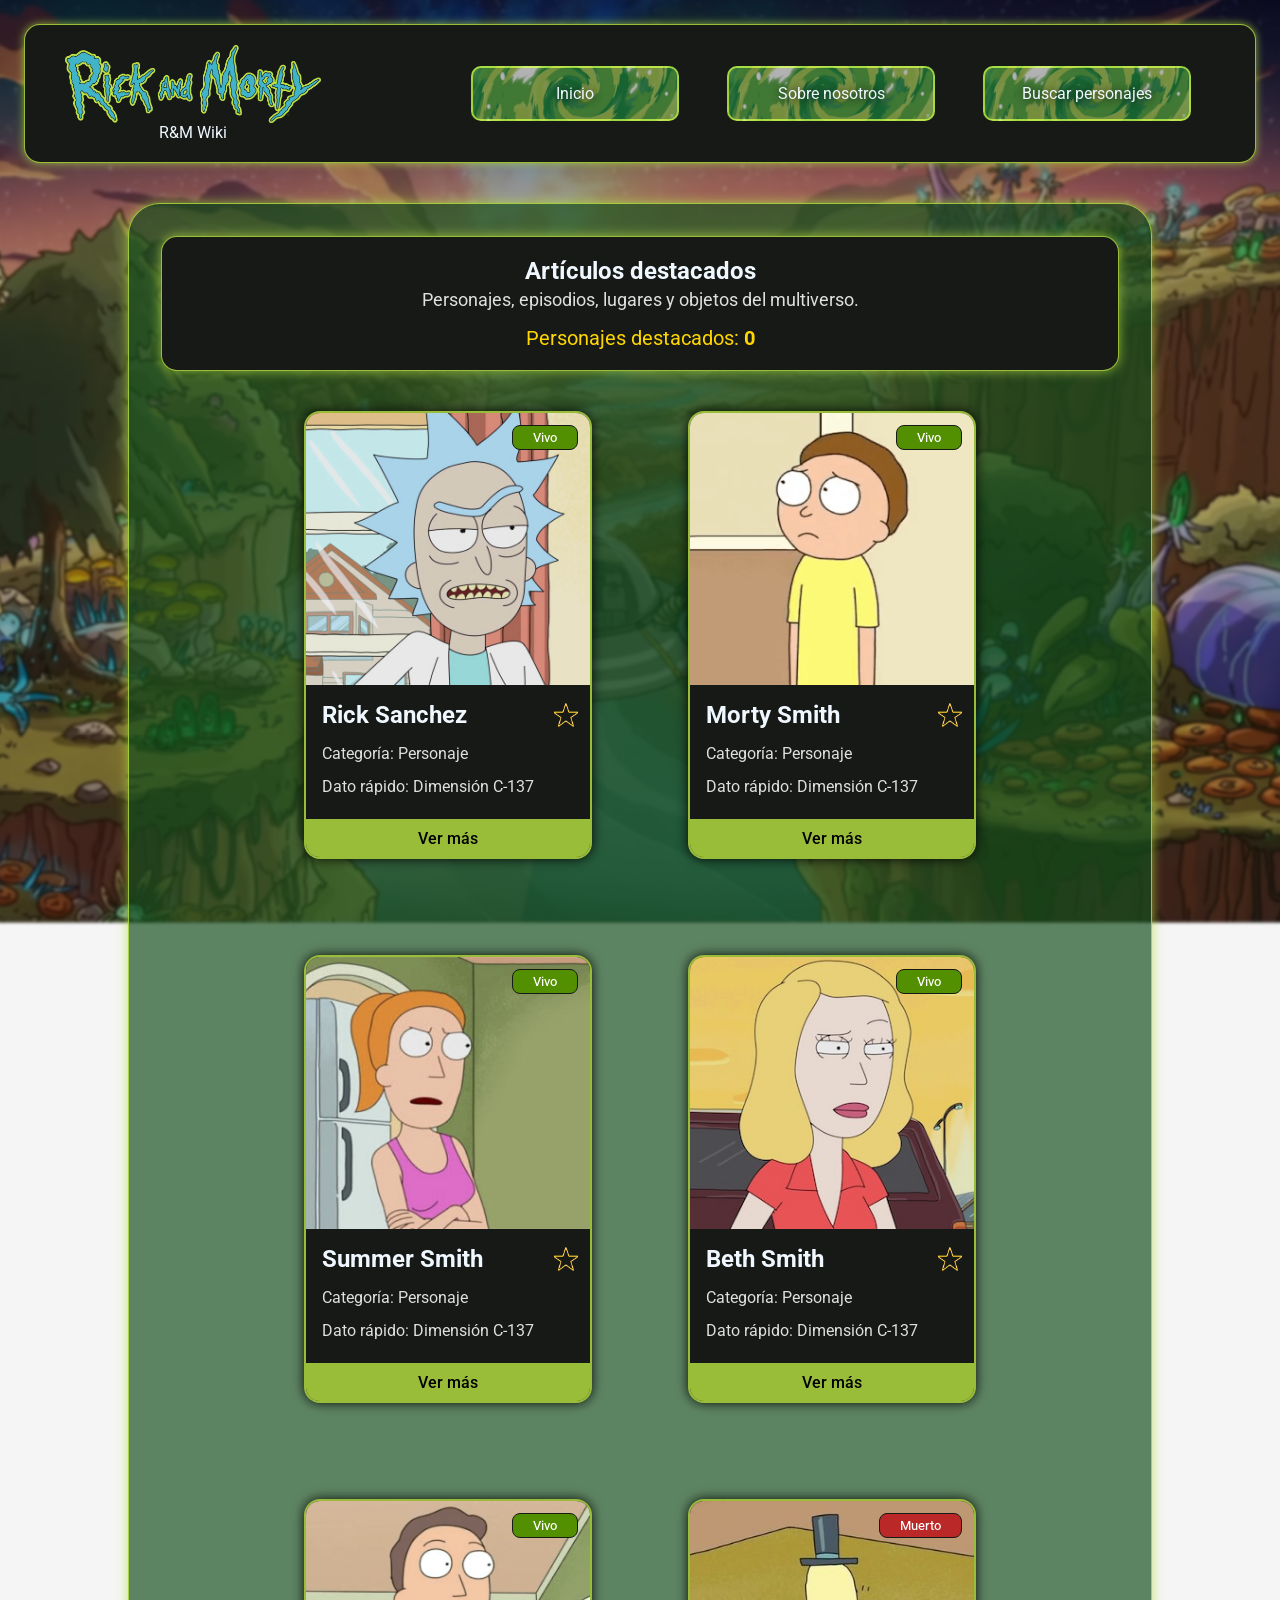
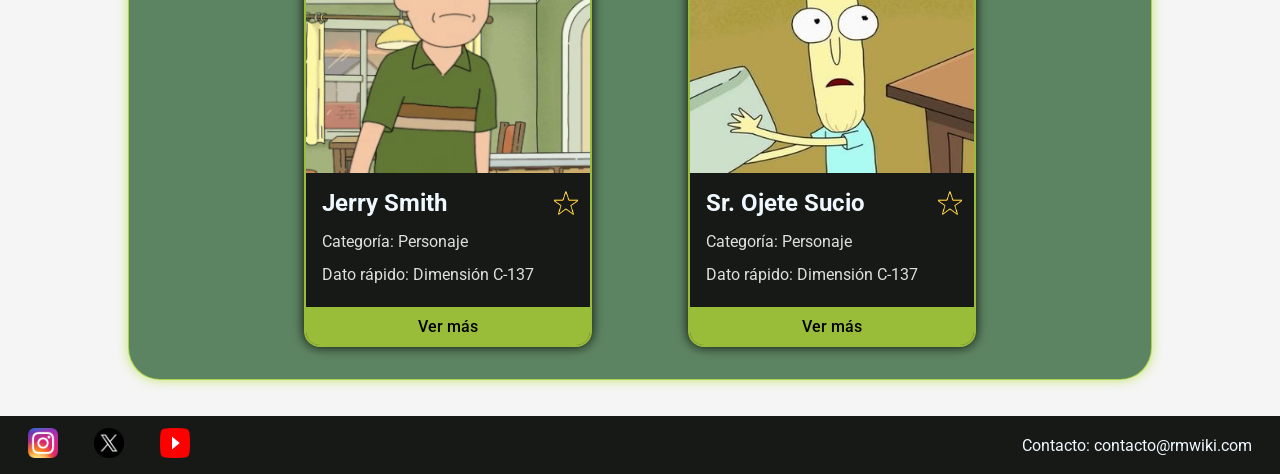
<file: index.html>
<!doctype html>
<html lang="es">

<head>
  <meta charset="utf-8" />
  <meta name="viewport" content="width=device-width, initial-scale=1" />
  <title>R&M Wiki | Inicio</title>
  <link rel="stylesheet" href="css/styles.css" />

  <link rel="preconnect" href="https://fonts.googleapis.com">
  <link rel="preconnect" href="https://fonts.gstatic.com" crossorigin>
  <link href="https://fonts.googleapis.com/css2?family=Roboto:wght@300;400;500;700&display=swap" rel="stylesheet">
</head>

<body>
  <header class="site-header">
    <a class="brand" href="index.html">
      <img class="brand__logo" src="media/logo.png">
      <span class="brand__name">R&M Wiki</span>
    </a>

    <nav class="site-nav">
      <a class="site-nav__link" href="index.html">Inicio</a>
      <a class="site-nav__link" href="sobre_nosotros.html">Sobre nosotros</a>
      <a class="site-nav__link" href="buscar_personaje.html">Buscar personajes</a>
    </nav>
  </header>

  <main class="container">
    <section class="page-hero">
      <h1 class="page-hero__title">Artículos destacados</h1>
      <p class="page-hero__subtitle">Personajes, episodios, lugares y objetos del multiverso.</p>
      <p class="contador">Personajes destacados: <strong id="contador-favoritos">0</strong></p>
    </section>

    <section class="grid">
      <!-- TARJETA (1 ejemplo). Duplicar hasta tener 5 -->
      <article class="card">
        <div class="card_header">
          <img class="card__img" src="../media/1.jpeg" alt="Imagen del artículo" />
          <p class="etiqueta vivo">Vivo</p>
        </div>

        <div class="card__body">

          <div class="card_body_header">
            <h2 class="card__title">Rick Sanchez</h2>
            <button class="btn-favo" type="button"></button>
          </div>
          <p class=" card__meta">Categoría: Personaje</p>
          <p class="card__meta">Dato rápido: Dimensión C-137</p>

          <a class="btn__detalle btn" href="detalle.html" data-id="1">Ver más</a>
        </div>
      </article>

      <article class="card">
        <div class="card_header">
          <img class="card__img" src="../media/2.png" alt="Imagen del artículo" />
          <p class="etiqueta vivo">Vivo</p>
        </div>

        <div class="card__body">

          <div class="card_body_header">
            <h2 class="card__title">Morty Smith</h2>
            <button class="btn-favo" type="button"></button>
          </div>

          <p class="card__meta">Categoría: Personaje</p>
          <p class="card__meta">Dato rápido: Dimensión C-137</p>

          <a class="btn__detalle btn" href="detalle.html" data-id="2">Ver más</a>
        </div>
      </article>

      <article class="card">
        <div class="card_header">
          <img class="card__img" src="../media/3.jpeg" alt="Imagen del artículo" />
          <p class="etiqueta vivo">Vivo</p>
        </div>
        <div class="card__body">

          <div class="card_body_header">
            <h2 class="card__title">Summer Smith</h2>
            <button class="btn-favo" type="button"></button>
          </div>
          <p class="card__meta">Categoría: Personaje</p>
          <p class="card__meta">Dato rápido: Dimensión C-137</p>

          <a class="btn__detalle btn" href="detalle.html" data-id="3">Ver más</a>
        </div>
      </article>

      <article class="card">
        <div class="card_header">
          <img class="card__img" src="../media/4.jpeg" alt="Imagen del artículo" />
          <p class="etiqueta vivo">Vivo</p>
        </div>
        <div class="card__body">

          <div class="card_body_header">
            <h2 class="card__title">Beth Smith</h2>
            <button class="btn-favo" type="button"></button>
          </div>
          <p class="card__meta">Categoría: Personaje</p>
          <p class="card__meta">Dato rápido: Dimensión C-137</p>

          <a class="btn__detalle btn" href="detalle.html" data-id="4">Ver más</a>
        </div>
      </article>

      <article class="card">
        <div class="card_header">
          <img class="card__img" src="../media/5.png" alt="Imagen del artículo" />
          <p class="etiqueta vivo">Vivo</p>
        </div>

        <div class="card__body">

          <div class="card_body_header">
            <h2 class="card__title">Jerry Smith</h2>
            <button class="btn-favo" type="button"></button>
          </div>
          <p class="card__meta">Categoría: Personaje</p>
          <p class="card__meta">Dato rápido: Dimensión C-137</p>

          <a class="btn__detalle btn" href="detalle.html" data-id="5">Ver más</a>
        </div>
      </article>

      <article class="card">
        <div class="card_header">
          <img class="card__img" src="../media/6.jpg" alt="Imagen del artículo" />
          <p class="etiqueta muerto">Muerto</p>
        </div>

        <div class="card__body">

          <div class="card_body_header">
            <h2 class="card__title">Sr. Ojete Sucio</h2>
            <button class="btn-favo" type="button"></button>
          </div>
          <p class="card__meta">Categoría: Personaje</p>
          <p class="card__meta">Dato rápido: Dimensión C-137</p>

          <a class="btn__detalle btn" href="detalle.html" data-id="6">Ver más</a>
        </div>
      </article>
    </section>
  </main>

  <footer class="site-footer">
    <div class="site-footer__links">
      <a href="https://instagram.com/rmwiki" class="site-footer__link">
        <img src="media/instagram.png" alt="Instagram">
      </a>
      <a href="#" class="site-footer__link">
        <img src="media/x.png" alt="X">
      </a>
      <a href="https://youtube.com/rmwiki" class="site-footer__link">
        <img src="media/youtube.png" alt="YouTube">
      </a>
    </div>
    <a class="site-footer__text" href="mailto:contacto@rmwiki.com">Contacto: contacto@rmwiki.com</a>
  </footer>
  <script src="script.js"></script>

</body>

</html>
</file>
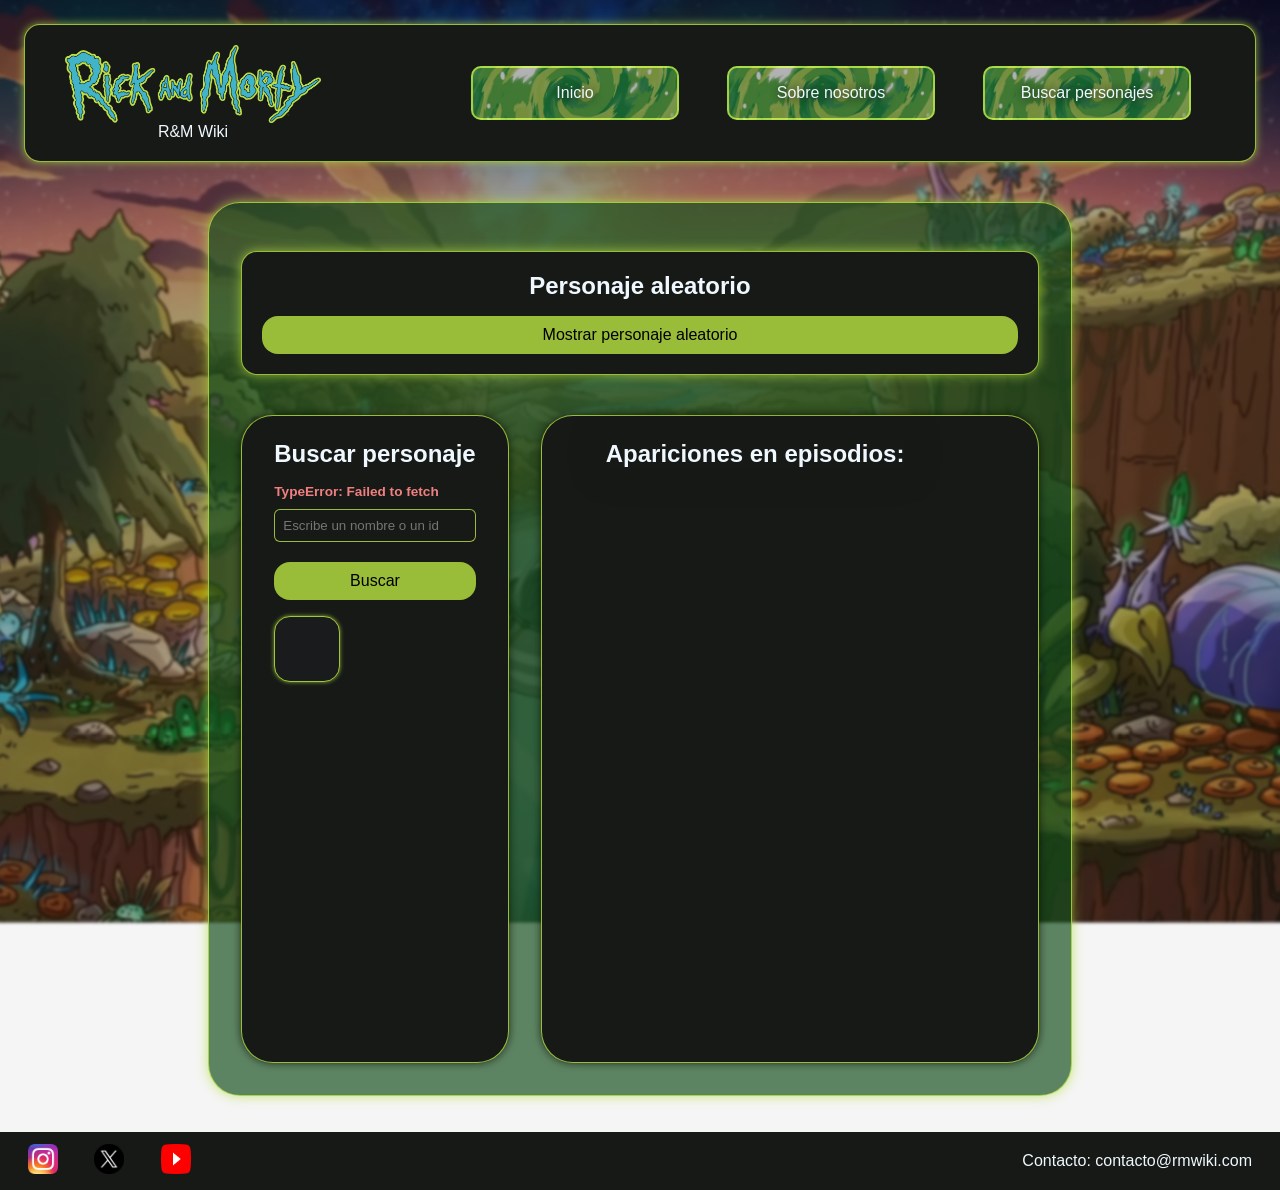
<file: buscar_personaje.html>
<!DOCTYPE html>
<html lang="es">

<head>
    <meta charset="UTF-8">
    <meta name="viewport" content="width=device-width, initial-scale=1.0">
    <title>Buscar personajes | R&M Wiki</title>
    <link rel="stylesheet" href="../css/styles.css">
    <script src="script.js" defer></script>
</head>

<body>
    <header class="site-header">
        <a class="brand" href="index.html">
            <img class="brand__logo" src="media/logo.png">
            <span class="brand__name">R&M Wiki</span>
        </a>

        <nav class="site-nav">
            <a class="site-nav__link" href="index.html">Inicio</a>
            <a class="site-nav__link" href="sobre_nosotros.html">Sobre nosotros</a>
            <a class="site-nav__link" href="buscar_personaje.html">Buscar personajes</a>
        </nav>
    </header>

    <main>
        <div class="container container__busqueda container__encogido">
            <section class="page-hero aleatorio">
                <h2>Personaje aleatorio</h2>
                <button class="boton__largo" id="btn-aleatorio">Mostrar personaje aleatorio</button>

                <div id="resultado-aleatorio"></div>
                <p id="error-aleatorio"></p>
            </section>

            <div class="buscador">
                <section class="busqueda">
                    <h2>Buscar personaje</h2>
                    <form class="estilo__barra form" id="busqueda-form">
                        <p id="error-busqueda">ASDSADSA</p>
                        <input type="text" id="personaje-input" placeholder="Escribe un nombre o un id">
                        <button class="boton__largo" id="btn-buscar">Buscar</button>
                    </form>

                    <div class="busqueda__info" id="personaje-info">
                        <div id="resultado-busqueda"></div>
                    </div>
                </section>

                <div class="busqueda episodios">
                    <section class="episodios">
                        <h2>Apariciones en episodios: </h2>
                        <div id="resultado-episodios"></div>
                    </section>
                </div>
            </div>
        </div>
    </main>

    <footer class="site-footer">
        <div class="site-footer__links">
            <a href="https://instagram.com/rmwiki" class="site-footer__link">
                <img src="media/instagram.png" alt="Instagram">
            </a>
            <a href="#" class="site-footer__link">
                <img src="media/x.png" alt="X">
            </a>
            <a href="https://youtube.com/rmwiki" class="site-footer__link">
                <img src="media/youtube.png" alt="YouTube">
            </a>
        </div>
        <a class="site-footer__text" href="mailto:contacto@rmwiki.com">Contacto: contacto@rmwiki.com</a>
    </footer>
</body>

</html>
</file>
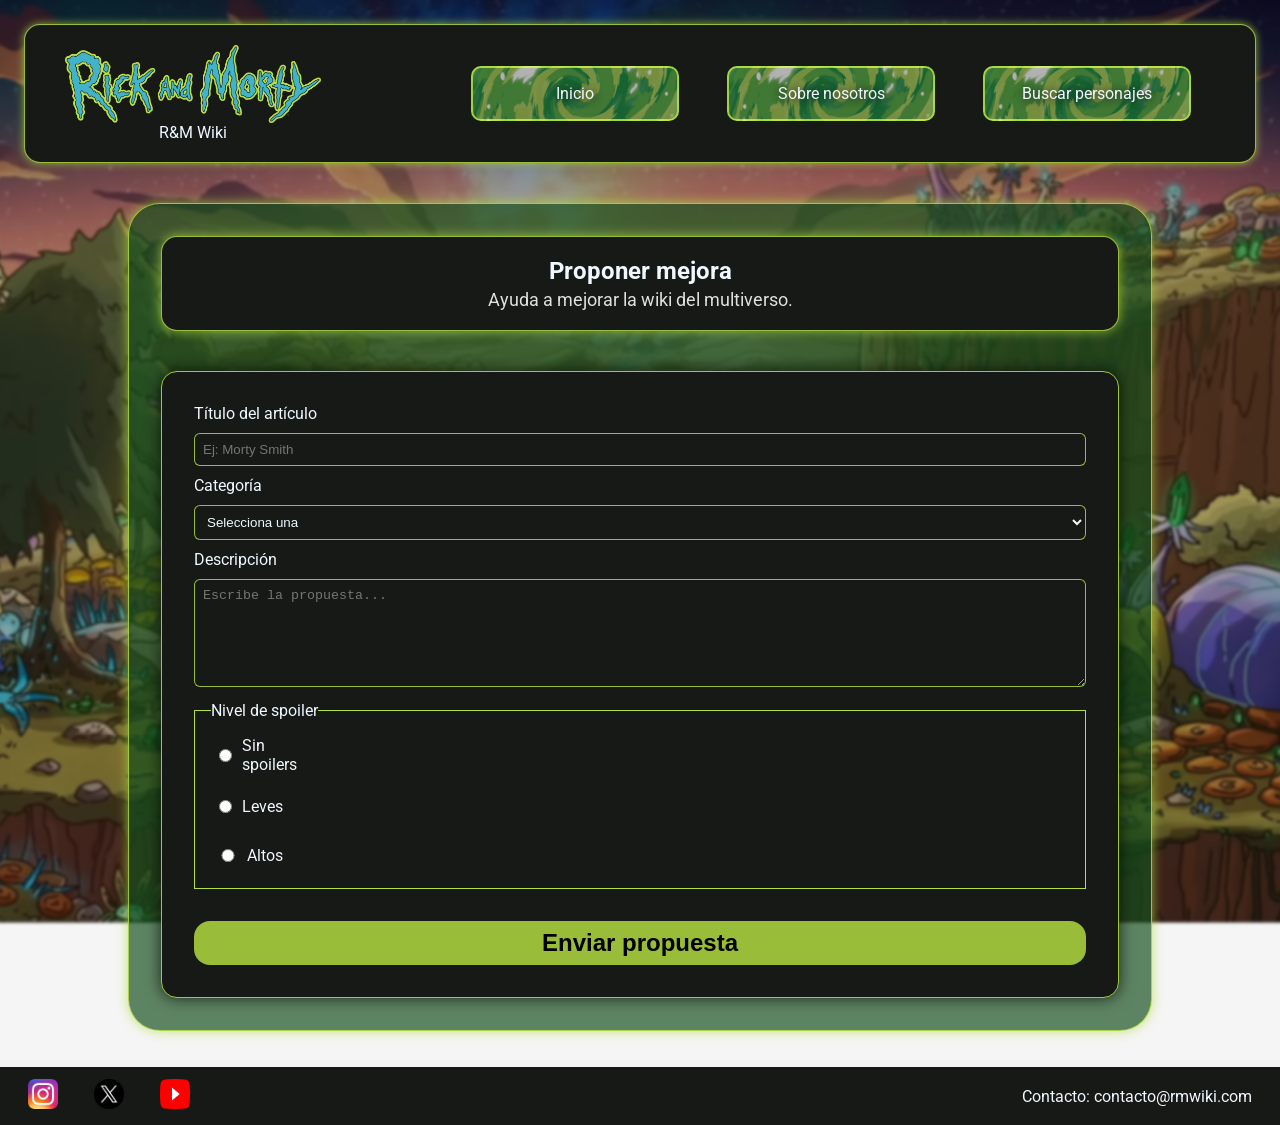
<file: contribuir.html>
<!doctype html>
<html lang="es">

<head>
  <meta charset="utf-8" />
  <meta name="viewport" content="width=device-width, initial-scale=1" />
  <title>R&M Wiki | Inicio</title>
  <link rel="stylesheet" href="css/styles.css" />

  <link rel="preconnect" href="https://fonts.googleapis.com">
  <link rel="preconnect" href="https://fonts.gstatic.com" crossorigin>
  <link href="https://fonts.googleapis.com/css2?family=Roboto:wght@300;400;500;700&display=swap" rel="stylesheet">
</head>

<body>
  <header class="site-header">
    <a class="brand" href="index.html">
      <img class="brand__logo" src="media/logo.png">
      <span class="brand__name">R&M Wiki</span>
    </a>

    <nav class="site-nav">
      <a class="site-nav__link" href="index.html">Inicio</a>
      <a class="site-nav__link" href="sobre_nosotros.html">Sobre nosotros</a>
      <a class="site-nav__link" href="buscar_personaje.html">Buscar personajes</a>
    </nav>
  </header>

  <main class="container">
    <section class="page-hero">
      <h1 class="page-hero__title">Proponer mejora</h1>
      <p class="page-hero__subtitle">Ayuda a mejorar la wiki del multiverso.</p>
    </section>

    <div class="contribuir">
      <form class="form" action="#" method="post">
        <label class="form__field">
          <span class="form__label">Título del artículo</span>
          <input class="form__input" type="text" name="titulo" placeholder="Ej: Morty Smith" />
        </label>

        <label class="form__field">
          <span class="form__label">Categoría</span>
          <select class="form__select" name="categoria">
            <option value="">Selecciona una</option>
            <option>Personaje</option>
            <option>Episodio</option>
            <option>Lugar</option>
            <option>Objeto</option>
          </select>
        </label>

        <label class="form__field">
          <span class="form__label">Descripción</span>
          <textarea class="form__textarea" name="descripcion" rows="6" placeholder="Escribe la propuesta..."></textarea>
        </label>

        <fieldset class="form__fieldset">
          <legend class="form__legend">Nivel de spoiler</legend>
          <label class="form__radio">
            <input type="radio" name="spoiler" />
            <span>Sin spoilers</span>
          </label>
          <label class="form__radio">
            <input type="radio" name="spoiler" />
            <span>Leves</span>
          </label>
          <label class="form__radio">
            <input type="radio" name="spoiler" />
            <span>Altos</span>
          </label>
        </fieldset>

        <button class="btn_form" type="submit">Enviar propuesta</button>
      </form>
    </div>
  </main>

  <footer class="site-footer">
    <div class="site-footer__links">
      <a href="https://instagram.com/rmwiki" class="site-footer__link">
        <img src="media/instagram.png" alt="Instagram">
      </a>
      <a href="#" class="site-footer__link">
        <img src="media/x.png" alt="X">
      </a>
      <a href="https://youtube.com/rmwiki" class="site-footer__link">
        <img src="media/youtube.png" alt="YouTube">
      </a>
    </div>
    <a class="site-footer__text" href="mailto:contacto@rmwiki.com">Contacto: contacto@rmwiki.com</a>
  </footer>
</body>

</html>
</file>
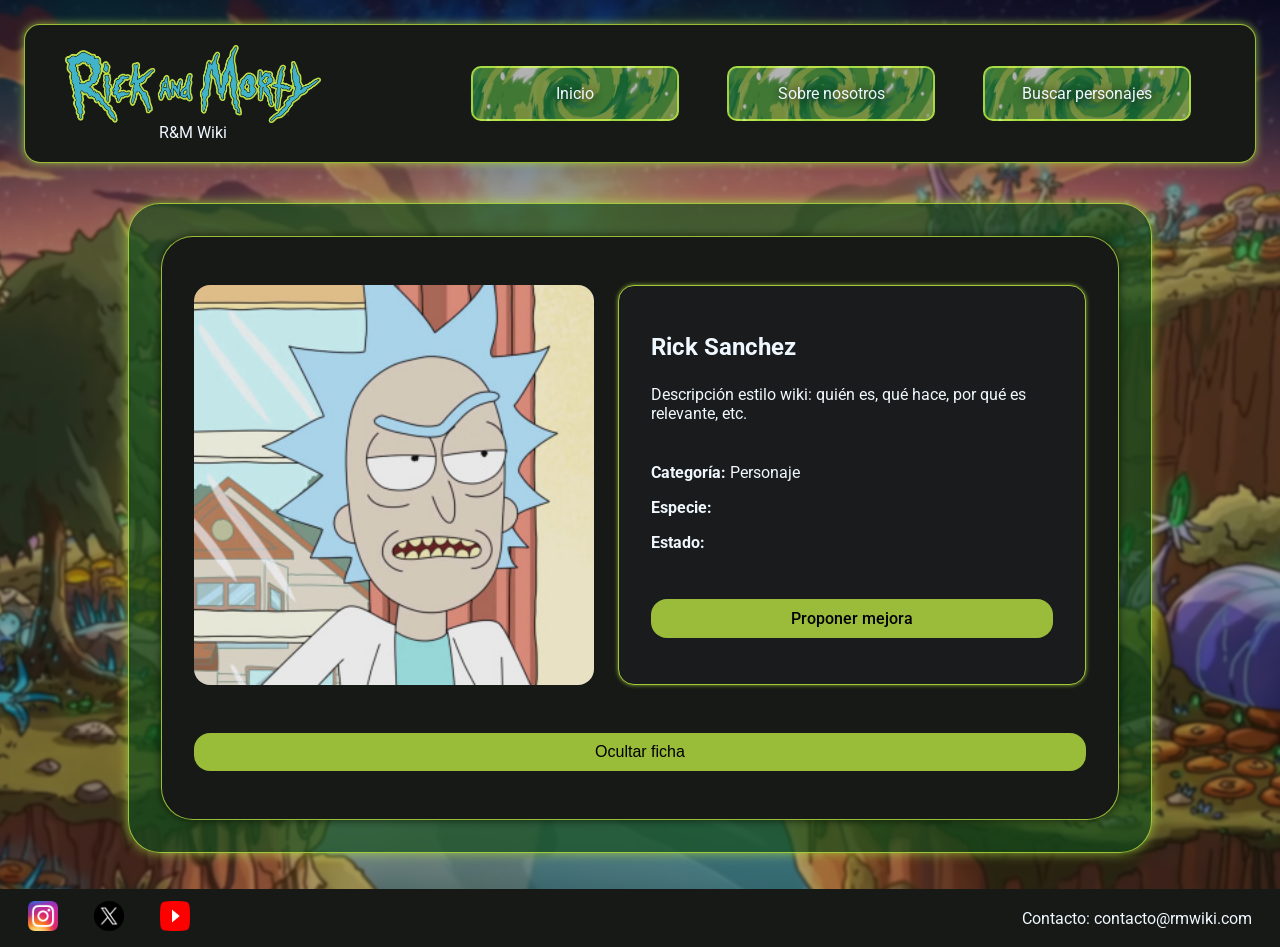
<file: detalle.html>
<!doctype html>
<html lang="es">

<head>
  <meta charset="utf-8" />
  <meta name="viewport" content="width=device-width, initial-scale=1" />
  <title>R&M Wiki | Inicio</title>
  <link rel="stylesheet" href="css/styles.css" />

  <link rel="preconnect" href="https://fonts.googleapis.com">
  <link rel="preconnect" href="https://fonts.gstatic.com" crossorigin>
  <link href="https://fonts.googleapis.com/css2?family=Roboto:wght@300;400;500;700&display=swap" rel="stylesheet">
</head>

<body>
  <header class="site-header">
    <a class="brand" href="index.html">
      <img class="brand__logo" src="media/logo.png">
      <span class="brand__name">R&M Wiki</span>
    </a>

    <nav class="site-nav">
      <a class="site-nav__link" href="index.html">Inicio</a>
      <a class="site-nav__link" href="sobre_nosotros.html">Sobre nosotros</a>
      <a class="site-nav__link" href="buscar_personaje.html">Buscar personajes</a>
    </nav>
  </header>

  <main>
    <div class="container">
      <article class="detail">

        <div class="detail__top">
          <img class="detail__img" id="imagen-personaje" src="../media/1.jpeg" alt="Imagen del artículo" />
          <div class="detail__info">
            <h1 class="detail__title" id="nombre-personaje">Rick Sanchez</h1>
            <p class="detail__desc" id="descripcion-personaje">
              Descripción estilo wiki: quién es, qué hace, por qué es relevante, etc.
            </p>

            <ul class="detail__facts">
              <li><strong>Categoría:</strong> Personaje</li>
              <li><strong>Especie:</strong> <span id="especie-personaje"></span></li>
              <li><strong>Estado:</strong> <span id="estado-personaje"></span></li>
            </ul>

            <a class="btn__proponer" href="contribuir.html">Proponer mejora</a>
          </div>
        </div>

        <button class="boton__largo" id="boton_esconder">Ocultar ficha</button>
      </article>
    </div>
  </main>

  <footer class="site-footer">
    <div class="site-footer__links">
      <a href="https://instagram.com/rmwiki" class="site-footer__link">
        <img src="media/instagram.png" alt="Instagram">
      </a>
      <a href="#" class="site-footer__link">
        <img src="media/x.png" alt="X">
      </a>
      <a href="https://youtube.com/rmwiki" class="site-footer__link">
        <img src="media/youtube.png" alt="YouTube">
      </a>
    </div>
    <a class="site-footer__text" href="mailto:contacto@rmwiki.com">Contacto: contacto@rmwiki.com</a>
  </footer>
  <script src="script.js"></script>

</body>

</html>
</file>
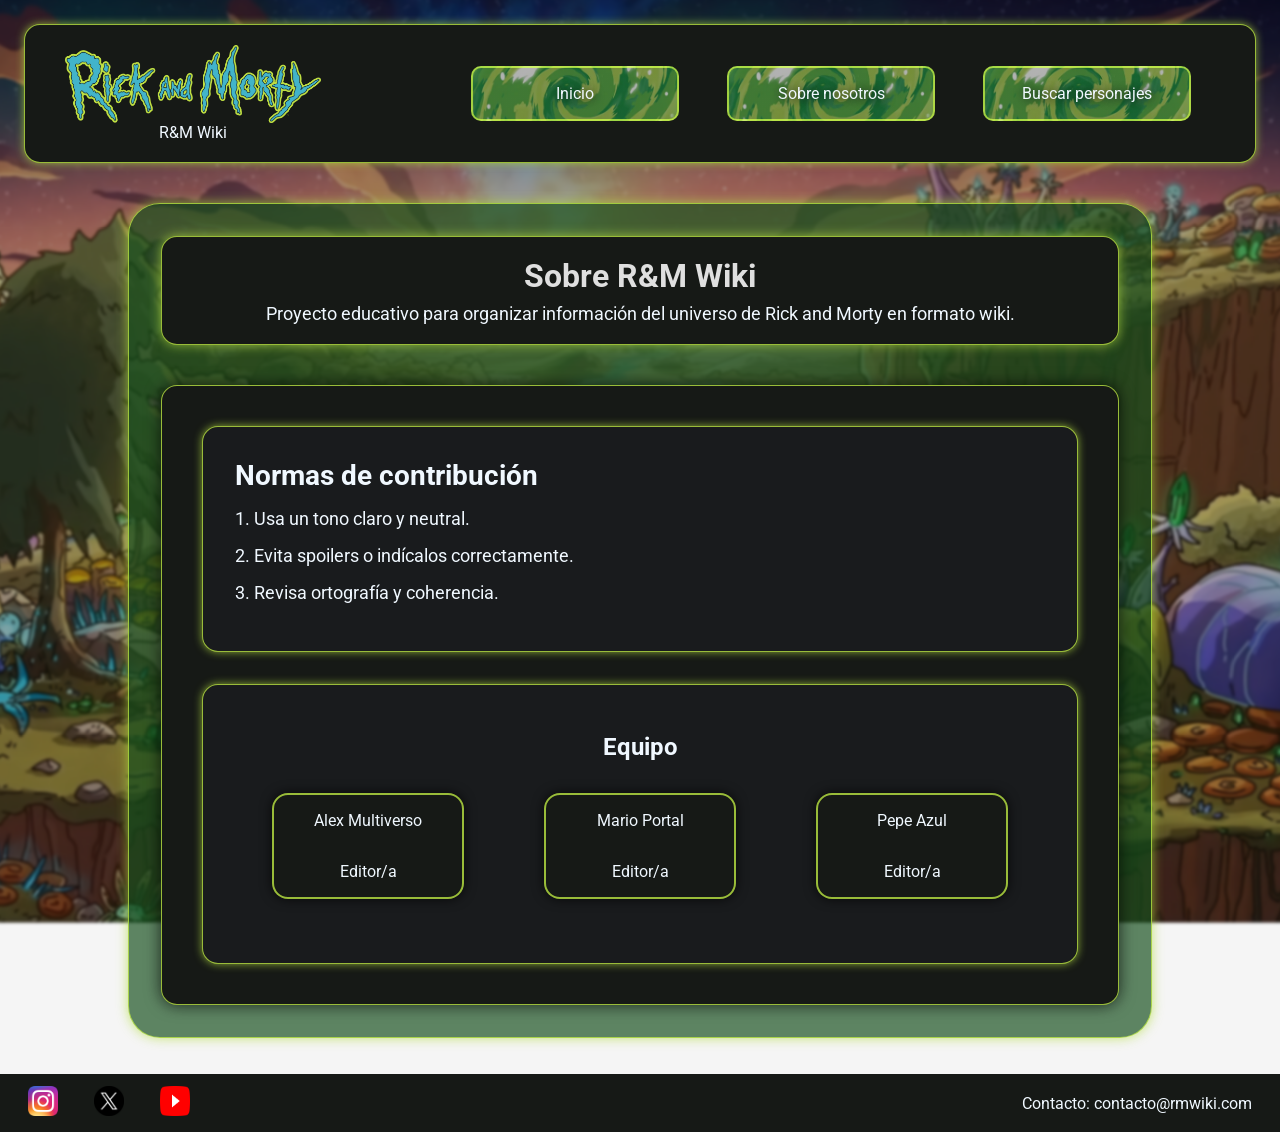
<file: sobre_nosotros.html>
<!doctype html>
<html lang="es">

<head>
  <meta charset="utf-8" />
  <meta name="viewport" content="width=device-width, initial-scale=1" />
  <title>R&M Wiki | Inicio</title>
  <link rel="stylesheet" href="css/styles.css" />

  <link rel="preconnect" href="https://fonts.googleapis.com">
  <link rel="preconnect" href="https://fonts.gstatic.com" crossorigin>
  <link href="https://fonts.googleapis.com/css2?family=Roboto:wght@300;400;500;700&display=swap" rel="stylesheet">
</head>

<body>
  <header class="site-header">
    <a class="brand" href="index.html">
      <img class="brand__logo" src="media/logo.png">
      <span class="brand__name">R&M Wiki</span>
    </a>

    <nav class="site-nav">
      <a class="site-nav__link" href="index.html">Inicio</a>
      <a class="site-nav__link" href="sobre_nosotros.html">Sobre nosotros</a>
      <a class="site-nav__link" href="buscar_personaje.html">Buscar personajes</a>
    </nav>
  </header>

  <main class="container">
    <div class="page-hero">
      <h1 class="about__title">Sobre R&M Wiki</h1>
      <p class="about__text">
        Proyecto educativo para organizar información del universo de Rick and Morty en formato wiki.
      </p>
    </div>
    <section class="about">

      <div></div>
      <ul class="about__list">
        <h2 class="about__subtitle">Normas de contribución</h2>
        <ol>
          <li>Usa un tono claro y neutral.</li>
          <li>Evita spoilers o indícalos correctamente.</li>
          <li>Revisa ortografía y coherencia.</li>
        </ol>
      </ul>

      <div class="team">
        <h2 class="about__subtitle">Equipo</h2>
        <!-- 1 miembro ejemplo (duplicar si se quiere) -->
        <div class="team__members">
          <div class="team__member">
            <p class="team__name">Alex Multiverso</p>
            <p class="team__role">Editor/a</p>
          </div>
          <div class="team__member">
            <p class="team__name">Mario Portal</p>
            <p class="team__role">Editor/a</p>
          </div>
          <div class="team__member">
            <p class="team__name">Pepe Azul</p>
            <p class="team__role">Editor/a</p>
          </div>
        </div>
      </div>
    </section>
  </main>

  <footer class="site-footer">
    <div class="site-footer__links">
      <a href="https://instagram.com/rmwiki" class="site-footer__link">
        <img src="media/instagram.png" alt="Instagram">
      </a>
      <a href="#" class="site-footer__link">
        <img src="media/x.png" alt="X">
      </a>
      <a href="https://youtube.com/rmwiki" class="site-footer__link">
        <img src="media/youtube.png" alt="YouTube">
      </a>
    </div>
    <a class="site-footer__text" href="mailto:contacto@rmwiki.com">Contacto: contacto@rmwiki.com</a>
  </footer>
</body>

</html>
</file>
<file: css/styles.css>
/* =========================
    ESTILOS GENERALES
   ========================= */

* {
  margin: 0;
  padding: 0;
  box-sizing: border-box;

  scrollbar-color: #619f2b63 lightgreen;
}

body {
  display: flex;
  flex-direction: column;

  font-family: 'Roboto', sans-serif;
  background: #f5f5f5;
  color: aliceblue;
}

body::before {
  content: "";
  position: fixed;
  inset: 0;
  z-index: -1;

  background-image: linear-gradient(rgba(0, 0, 0, 0.35), rgba(0, 0, 0, 0.35)),
    url("../media/bg-2.jpg");

  background-size: cover;
  background-position: center;

  filter: blur(1.5px);
  transform: scale(1.05);
}

html,
body {
  height: 100%;
}

main {
  flex: 1;
}

.container {
  width: 80%;
  margin: 1rem auto;
  background-color: #154e1dad;
  border: 0.1rem solid #bfeb44c6;

  /* box-shadow: 0px 0px 4rem #000000; */
  box-shadow: 0px 0px 0.75rem #b4de42bc;

  border-radius: 2rem;
  padding: 2rem;
}

.container__encogido {
  width: fit-content;
}

/* =========================
    HEADER / MENU
   ========================= */
.site-header {
  display: flex;
  justify-content: space-between;
  align-items: center;

  background-color: #161916;
  color: aliceblue;

  margin: 1.5rem;
  padding: 1.25rem 2.5rem;

  border: 0.1rem solid #bfeb44c6;
  box-shadow: 0px 0px 0.5rem #b4de42bc;
  border-radius: 1rem;
}

.brand {
  display: flex;
  flex-direction: column;
  justify-content: center;
  align-items: center;
  text-decoration: none;
  color: aliceblue;
}

.brand__logo:hover {
  animation: animacionGiro 2s infinite alternate ease-in-out;

}

.brand__logo {
  width: 16rem;
}

.site-nav {
  display: flex;
  flex-direction: row;

  color: aliceblue;
  text-decoration: none;
}

.site-nav a {
  display: flex;
  justify-content: center;

  padding: 1rem 2rem;
  margin-inline: 1.5rem;
  width: 13rem;

  background-image:
    linear-gradient(rgba(0, 0, 0, 0.3), rgba(0, 0, 0, 0.3)),
    url("../media/portal.png");
  background-size: 16rem;
  background-position: center;
  background-repeat: no-repeat;

  border: 0.15rem solid #bfeb44c6;
  border-radius: 10px;

  color: aliceblue;

  text-decoration: none;
  text-shadow: 1px 1px 10px #161916;

  transition: transform 0.15s ease, background-size 0.6s ease;
}

.site-nav a:hover {
  box-shadow: 0px 0px 0.5rem #b4de42;

  background-size: 22rem;
  transform: scale(1.05);
}

.site-nav a:active {
  background-size: 15rem;
  transform: scale(1);
}

/* =========================
    INDEX (tarjetas)
   ========================= */
.page-hero {
  display: flex;
  flex-direction: column;
  align-items: center;

  color: aliceblue;
  background-color: #161916;

  border: 0.1rem solid #bfeb44c6;
  box-shadow: 0px 0px 0.75rem #b4de42bc;

  border-radius: 1rem;

  padding: 1.25rem;
  margin-bottom: 2.5rem;
}

.page-hero__subtitle {
  font-size: 1.15rem;
  margin-top: 0.25rem;
  color: rgba(255, 255, 255, 0.861);
}

.contador {
  margin-top: 1rem;
  font-size: 1.25rem;
  color: gold;
}

.grid {
  display: flex;
  flex-wrap: wrap;
  justify-content: center;

  gap: 6rem;
}

.card {
  display: flex;
  overflow: hidden;
  flex-direction: column;

  background: #161916;
  color: aliceblue;

  border: 0.15rem solid #bfeb44c6;
  border-radius: 1rem;
  box-shadow: 0px 0px 0.75rem #000000e8;

  width: 18rem;
  height: 28rem;

  transition: transform 0.3s ease;
}

.card:hover {
  animation: animacionFlotando 0.75s infinite alternate ease-in-out;
}

.card_header {
  display: flex;
  flex-wrap: wrap;
  flex-direction: column;
  align-items: flex-end;
}

.card img {
  width: 100%;
  height: 17rem;

  transition: transform 0.3s ease;
  margin-bottom: 0.25rem;
}

.card h2 {
  margin-inline: 0.25rem;
}

.card:hover img {
  transform: translateY(-14px) scale(1.1);
}

.card__meta {
  line-height: 25px;
  margin-bottom: 0.5rem;
  margin-inline: 1rem;

  color: rgba(255, 255, 255, 0.861);
}

.btn {
  display: flex;
  justify-content: center;

  margin-top: 1.25rem;
  padding: 10px 18px;

  background-color: #bfeb44c6;
  color: black;

  text-decoration: none;
  font-weight: 500;

  border: none;

  transition: background-color 0.2s ease, transform 0.15s ease;
}

.btn:hover {
  background-color: #c2ee48;
  box-shadow: 0px 0px 0.5rem #a0c735;

  transform: translateY(-3px) scale(1.05);

  font-weight: 600;
}

.btn:active {
  transform: translateY(0px);
}

.card:has(.btn:hover) {
  border-color: #c2ee48;
  box-shadow: 0px 0px 0.5rem #a0c735;
}

.etiqueta {
  position: absolute;

  margin: 0.75rem;
  padding: 0.25rem 1.25rem;

  font-weight: 450;

  color: #ffffff;
  border: #161916 1px solid;
  border-radius: 0.5rem;

  font-size: small;
}

.vivo {
  background-color: #529001;

}

.muerto {
  background-color: #bb2828;
}

.card_body_header {
  display: flex;
  flex-direction: row;
  justify-content: space-between;
  align-items: center;

  margin: 0.75rem 0.75rem;

}

@keyframes animacionFlotando {
  to {
    transform: translateY(-5px);
  }
}

@keyframes animacionGiro {
  from {
    transform: rotate(0deg);
  }

  50% {
    transform: rotate(-2deg) scale(1.03);
  }

  to {
    transform: rotate(0deg);
  }
}

.tarjeta-favorito:has(.btn:hover) {
  border-color: gold;
  box-shadow: 0px 0px 0.5rem gold;
}

.tarjeta-favorito {
  border: 0.15rem solid gold;
  box-shadow: 0px 0px 0.25rem gold;
}

.tarjeta-favorito h2 {
  color: gold;
}

.tarjeta-favorito .btn {
  background-color: gold;
}

.btn-favo {
  padding: 0.75rem;

  background: url("../media/fav-icon.png");
  background-size: contain;
  background-repeat: no-repeat;
  background-position: center;

  text-decoration: none;
  font-weight: 500;

  border: none;

  background-size: cover;
}

.btn__detalle {
  transition: all 0.15s;
}

.btn__detalle:hover {
  font-size: large;
  transform: translateY(-3px) scale(1.01);
}

/* =========================
    DETALLE
   ========================= */

.detail {
  display: flex;
  flex-direction: column;
  gap: 3rem;

  min-height: auto;

  border: 0.1rem solid #bfeb44c6;
  box-shadow: 0px 0px 0.5rem #070901bc;

  height: 100%;

  border-radius: 2rem;
  background-color: #161916;
  padding: 3rem 2rem;
}

.detail__encogido {
  width: fit-content;
}

.detail__top {
  display: flex;
  gap: 1.5rem;
}

.detail__info {
  display: flex;
  flex-direction: column;
  justify-content: space-evenly;

  background-color: #191b1d;

  width: 100%;
  padding: 2rem;

  border-radius: 1rem;

  border: #a0c735 1px solid;
  box-shadow: 0px 0px 0.25rem #b4de42bc;

  color: aliceblue;
}

.detail__esconder {
  display: none;
}

.detail img {
  width: 25rem;
  height: 25rem;
  border-radius: 1rem;
}

.detail h1 {
  margin-bottom: 10px;
}

.detail ul {
  margin-top: 10px;

  list-style: none;
}

.btn__proponer {
  display: flex;
  justify-content: center;

  padding: 10px 18px;
  margin-top: 1rem;

  background-color: #bfeb44c6;
  color: black;

  text-decoration: none;
  font-weight: 500;

  border-radius: 16px;
  border: none;

  transition: background-color 0.2s ease, transform 0.15s ease;
}

.btn__proponer:hover {
  background-color: #c2ee48;
  box-shadow: 0px 0px 0.5rem #a0c735;

  transform: translateY(-3px);

  font-weight: 500;
}

.btn__proponer:active {
  transform: translateY(0);
}

.boton__largo {
  display: flex;
  justify-content: center;

  padding: 10px 18px;

  width: 100%;

  background-color: #bfeb44c6;
  color: black;

  text-decoration: none;
  font-size: 1rem;

  border-radius: 16px;
  border: none;

  transition: background-color 0.2s ease, transform 0.15s ease;
}

.boton__largo:hover {
  background-color: #c2ee48;
  box-shadow: 0px 0px 0.5rem #a0c735;

  transform: translateY(-3px);

  font-weight: 600;
}

.boton__largo:active {
  transform: translateY(0px);
}

/* =========================
    CONTRIBUIR (formulario)
   ========================= */
.contribuir {
  display: flex;
  flex-direction: column;
  justify-content: space-between;

  background-color: #161916;
  border: 0.1rem solid #bfeb44c6;

  padding: 2rem;

  border: #a0c735 1px solid;
  border-radius: 1rem;
  box-shadow: 0px 0px 1rem #000000be;

  color: aliceblue;
}

.form input,
.form select,
.form textarea {
  padding: 8px;
  margin: 10px 0px;
  width: 100%;

  background-color: #161916;
  color: aliceblue;

  border: 1px solid #bfeb44c6;
  border-radius: 6px;
}

.form input:focus,
.form select:focus,
.form textarea:focus {
  outline: none;
  border: 1px solid #bfeb44;
  box-shadow: 0 0 6px #bfeb44;
}

.form__radio {
  display: flex;
  align-items: center;
  gap: 10px;
  margin: 1rem 1.5rem;

  width: 4rem;
}

.form__fieldset {
  border: #b4de42 1px solid;
}

.form__legend {
  margin-left: 1rem;
}

.btn_form {
  display: flex;
  justify-content: center;
  align-items: center;

  width: 100%;
  height: 2.75rem;
  margin-top: 2rem;


  background-color: #bfeb44c6;
  color: black;

  text-decoration: none;
  font-size: 1.5rem;
  font-weight: 600;

  border-radius: 16px;
  border: none;

  transition: background-color 0.2s ease, transform 0.2s ease;
}

.btn_form:hover {
  background-color: #c2ee48;
  box-shadow: 0px 0px 0.5rem #a0c735;

  transform: translateY(-5px);

}

.btn_form:active {
  transform: translateY(0);
}

/* =========================
    SOBRE NOSOTROS
   ========================= */

.about {
  display: flex;
  flex-direction: column;
  align-items: center;
  justify-content: space-between;

  background-color: #161916;
  border: 0.1rem solid #bfeb44c6;

  padding: 2.5rem;

  border-radius: 1rem;
  box-shadow: 0px 0px 1rem #000000be;

  color: aliceblue;
}

.about__text {
  font-size: 1.15rem;
}

.about__title {
  margin-bottom: 0.5rem;
  color: rgba(255, 255, 255, 0.861);
}

.about__list {
  padding: 2rem;
  width: 100%;

  font-size: 1.15rem;

  background-color: #191b1d;
  box-shadow: 0px 0px 0.5rem #b4de42bc;

  border: 0.1rem solid #bfeb44c6;
  border-radius: 1rem;
}

.about__list ol {
  list-style-type: decimal;
  list-style-position: inside;
}

li {
  margin-block: 1rem;
}

.team {
  display: flex;
  flex-direction: column;
  align-items: center;

  padding: 3rem 1rem;
  margin-top: 2rem;

  width: 100%;
  height: 100%;

  background-color: #191b1d;
  box-shadow: 0px 0px 0.5rem #b4de42bc;

  border: 0.1rem solid #bfeb44c6;
  border-radius: 1rem;
}

.about__subtitle {
  margin-bottom: 1rem;
}

.team__members {
  display: flex;
  flex-wrap: wrap;
  flex-direction: row;
  justify-content: center;
  gap: 5rem;
  margin: 1rem;
  animation: animacionFlotando 1s infinite alternate linear;
}

.team__member {
  display: flex;
  flex-direction: column;
  align-items: center;

  width: 12rem;

  background: #161916;

  border: 0.15rem solid #bfeb44c6;
  box-shadow: 0px 0px 0.75rem #000000bc;

  border-radius: 1rem;
}

.about p {
  margin: 1rem;
}

/* =========================
    BUSCAR PERSONAJES
   ========================= */

.busqueda {
  display: flex;
  flex-direction: column;
  gap: 1rem;

  border: 0.1rem solid #bfeb44c6;
  box-shadow: 0px 0px 0.5rem #070901bc;

  height: 40.5rem;

  border-radius: 2rem;
  background-color: #161916;
  padding: 1.5rem 2rem;
}

.busqueda__titulo {
  text-align: center;
  white-space: nowrap;
}

.busqueda__imagen {
  margin: 1rem;
  height: 15rem;
  width: 15rem;
}

.busqueda__info {
  display: flex;
  flex-direction: column;
  justify-content: space-evenly;
  align-items: center;

  background-color: #191b1d;

  width: fit-content;
  min-width: auto;
  padding: 2rem;
  gap: 0.25rem;

  border-radius: 1rem;

  border: #a0c735 1px solid;
  box-shadow: 0px 0px 0.25rem #b4de42bc;

  color: aliceblue;
}

#error-busqueda {
  color: lightcoral;
  font-weight: 600;
  font-size: 0.85rem;
}

.aleatorio {
  display: flex;
  flex-direction: column;
  align-items: center;

  background-color: #161916;
  margin-top: 1rem;
}

.aleatorio h2 {
  margin-bottom: 1rem;
}

.episodios {
  min-width: 27rem;
  margin-left: 2rem;
  padding-inline: 1rem;
  overflow-x: auto;
}

.episodios li {
  margin: 0rem;
}

.buscador {
  display: flex;
  flex-direction: row;
}

.container__busqueda {
  display: flex;
  flex-direction: column;
}

.episodios h2 {
  position: absolute;
  margin-bottom: 1.5rem;
  background-color: #161916b1;
  box-shadow: 0px 0px 2rem #161916;
}

#resultado-episodios {
  margin-top: 3.50rem;
}

.estilo__barra input,
.estilo__barra select,
.estilo__barra textarea {
  margin-bottom: 1.25rem;
}

/* =========================
    FOOTER
   ========================= */

.site-footer {
  display: flex;
  align-items: center;
  justify-content: space-between;

  background-color: #161916;
  color: aliceblue;

  margin-top: 1.25rem;
  padding: 0.75rem;
}

.site-footer a {
  color: aliceblue;
  margin: 0 1rem;
  text-decoration: none;
}

.site-footer a:hover {
  color: #a0c735;
  text-decoration: none;
}

.site-footer__link img {
  width: 30px;
  height: 30px;
}
</file>
